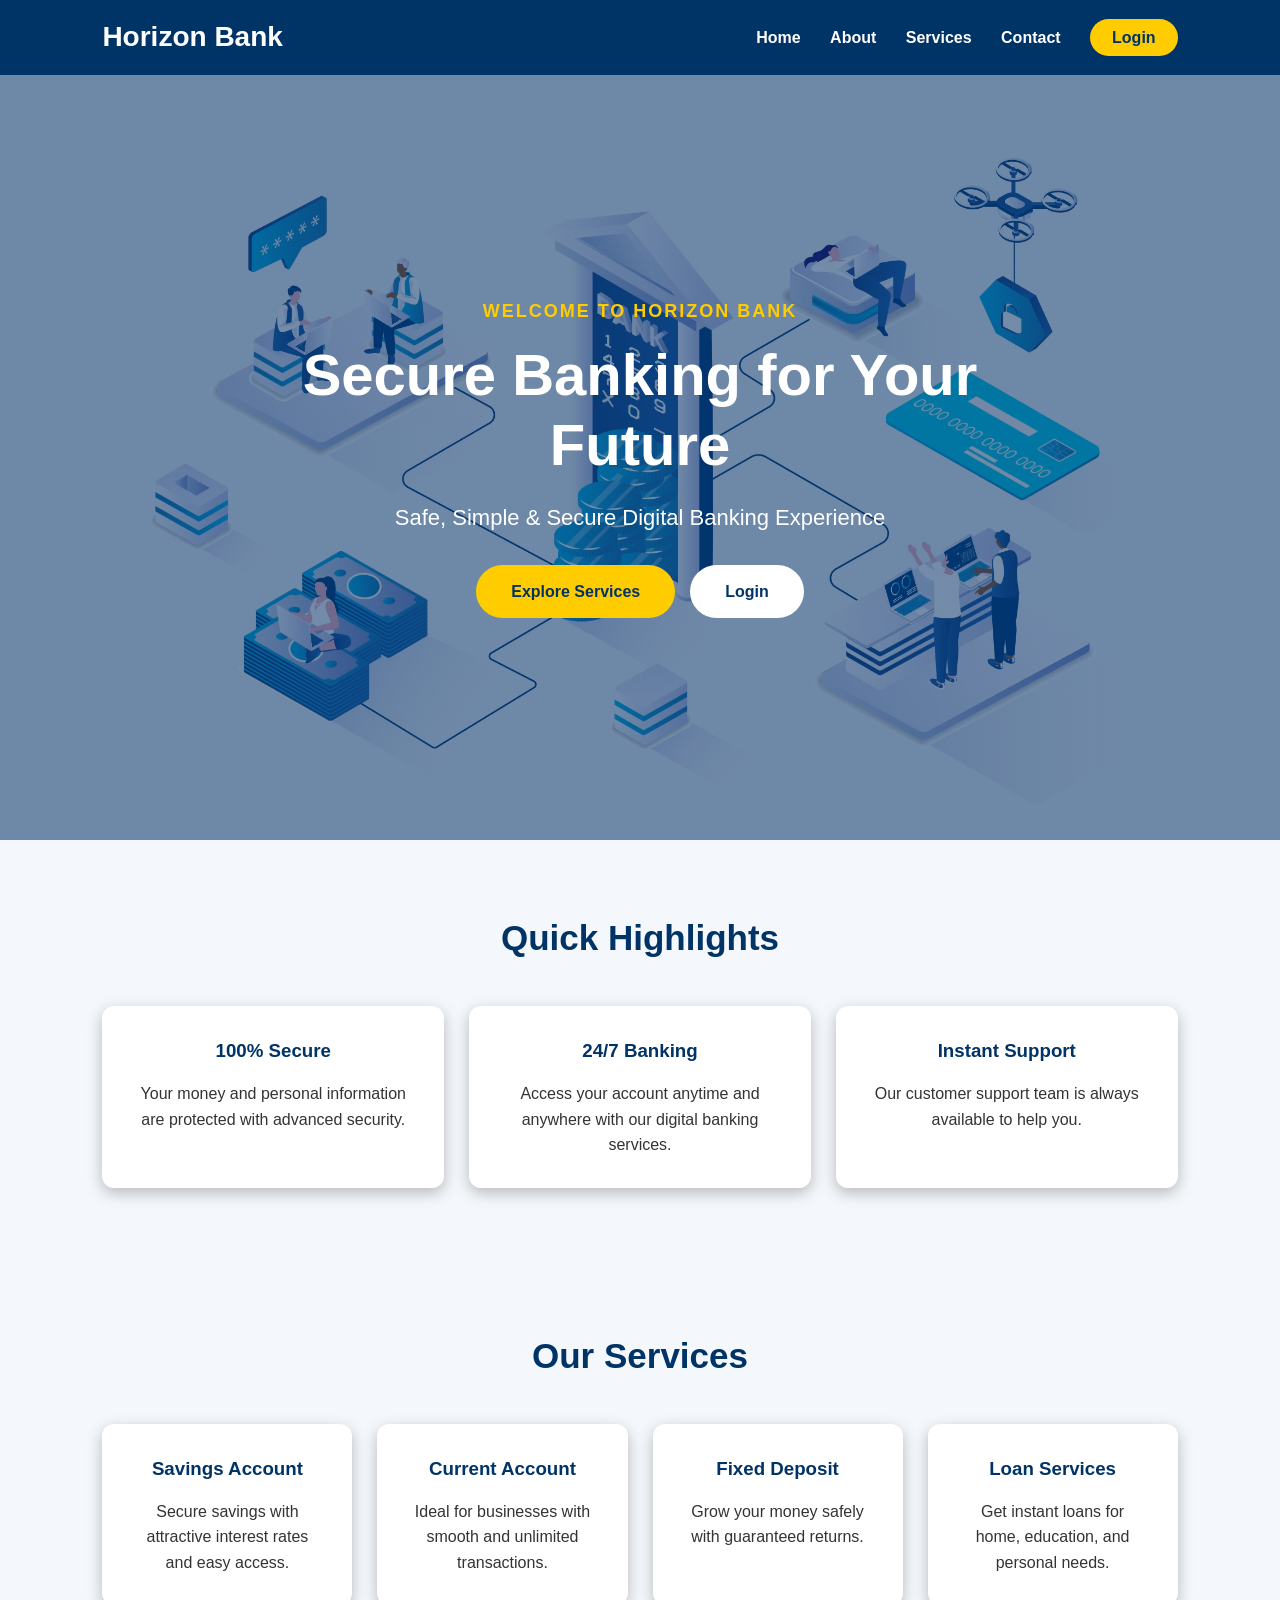
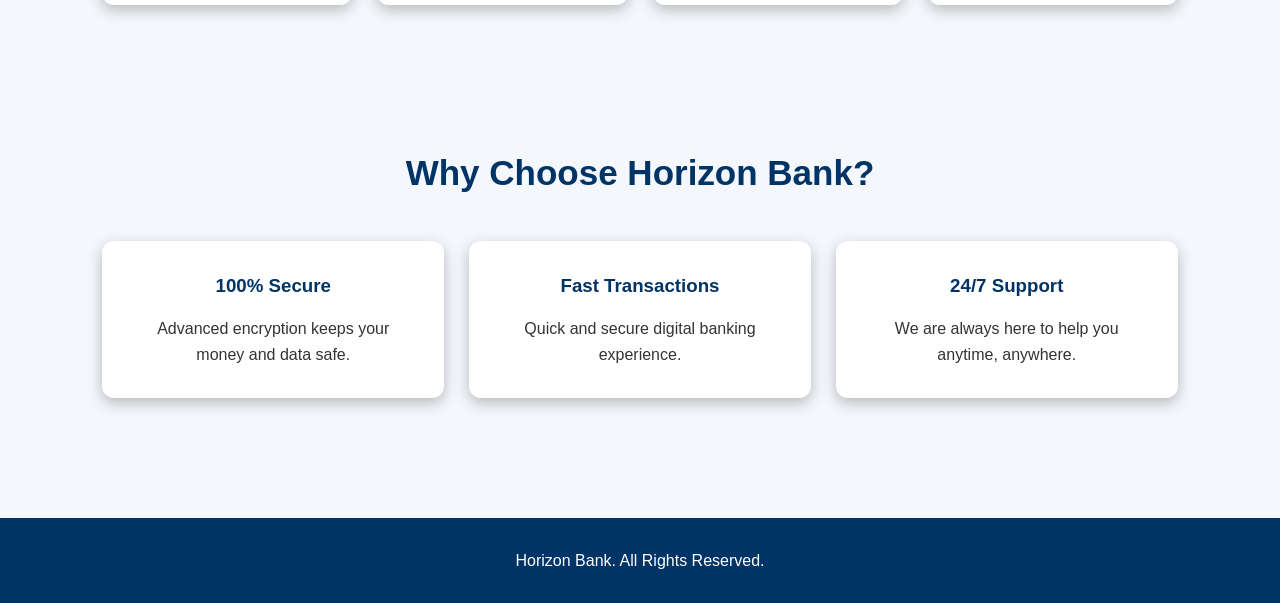
<file: index.html>
<!DOCTYPE html>
<html lang="en">
<head>
    <meta charset="UTF-8">
    <meta name="viewport" content="width=device-width, initial-scale=1.0">
    <title>Horizon Bank - Home</title>
    <link rel="stylesheet" href="style.css">
</head>
<body onload="updateNavigation()">
<header>
    <div class="logo">Horizon Bank</div>
   <nav>
    <a href="index.html">Home</a>
    <a href="about.html">About</a>
    <a href="services.html">Services</a>

    <a href="account.html" id="accountLink">Account</a>

    <a href="transactions.html" id="transactionLink">Transactions</a>

    <a href="contact.html">Contact</a>

    <a href="login.html" id="loginLink" class="login-btn">Login</a>

    <a href="#" id="logoutLink" class="login-btn" onclick="logout()">Logout</a>
</nav>
</header>
<section class="hero">
    <div class="hero-content">
        <h4>WELCOME TO HORIZON BANK</h4>
        <h1 id="welcomeMessage">Secure Banking for Your Future</h1>
        <p>
            Safe, Simple & Secure Digital Banking Experience
        </p>
        <div class="hero-buttons">
            <a href="services.html" class="btn">
                Explore Services
            <a href="login.html" class="btn btn2" id="heroButton">
    Login
</a>
        </div>
    </div>
</section>
<section>
    <h2 class="title">Quick Highlights</h2>
    <div class="cards">
        <div class="card">
            <h3>100% Secure</h3>
            <p>Your money and personal information are protected with advanced security.</p>
        </div>
        <div class="card">
            <h3>24/7 Banking</h3>
            <p>Access your account anytime and anywhere with our digital banking services.</p>
        </div>
        <div class="card">
            <h3>Instant Support</h3>
            <p>Our customer support team is always available to help you.</p>
        </div>
    </div>
</section>
<section>
    <h2 class="title">Our Services</h2>
    <div class="cards">
        <div class="card">
            <h3>Savings Account</h3>
            <p>Secure savings with attractive interest rates and easy access.</p>
        </div>
        <div class="card">
            <h3>Current Account</h3>
            <p>Ideal for businesses with smooth and unlimited transactions.</p>
        </div>
        <div class="card">
            <h3>Fixed Deposit</h3>
            <p>Grow your money safely with guaranteed returns.</p>
        </div>
        <div class="card">
            <h3>Loan Services</h3>
            <p>Get instant loans for home, education, and personal needs.</p>
        </div>
    </div>
</section>
<section>
    <h2 class="title">Why Choose Horizon Bank?</h2>
    <div class="cards">
        <div class="card">
            <h3>100% Secure</h3>
            <p>Advanced encryption keeps your money and data safe.</p>
        </div>
        <div class="card">
            <h3>Fast Transactions</h3>
            <p>Quick and secure digital banking experience.</p>
        </div>
        <div class="card">
            <h3>24/7 Support</h3>
            <p>We are always here to help you anytime, anywhere.</p>
        </div>
    </div>
</section>
<footer>
    <p>Horizon Bank. All Rights Reserved.</p>
</footer>
<script src="script.js"></script>
</body>
</html>
</file>
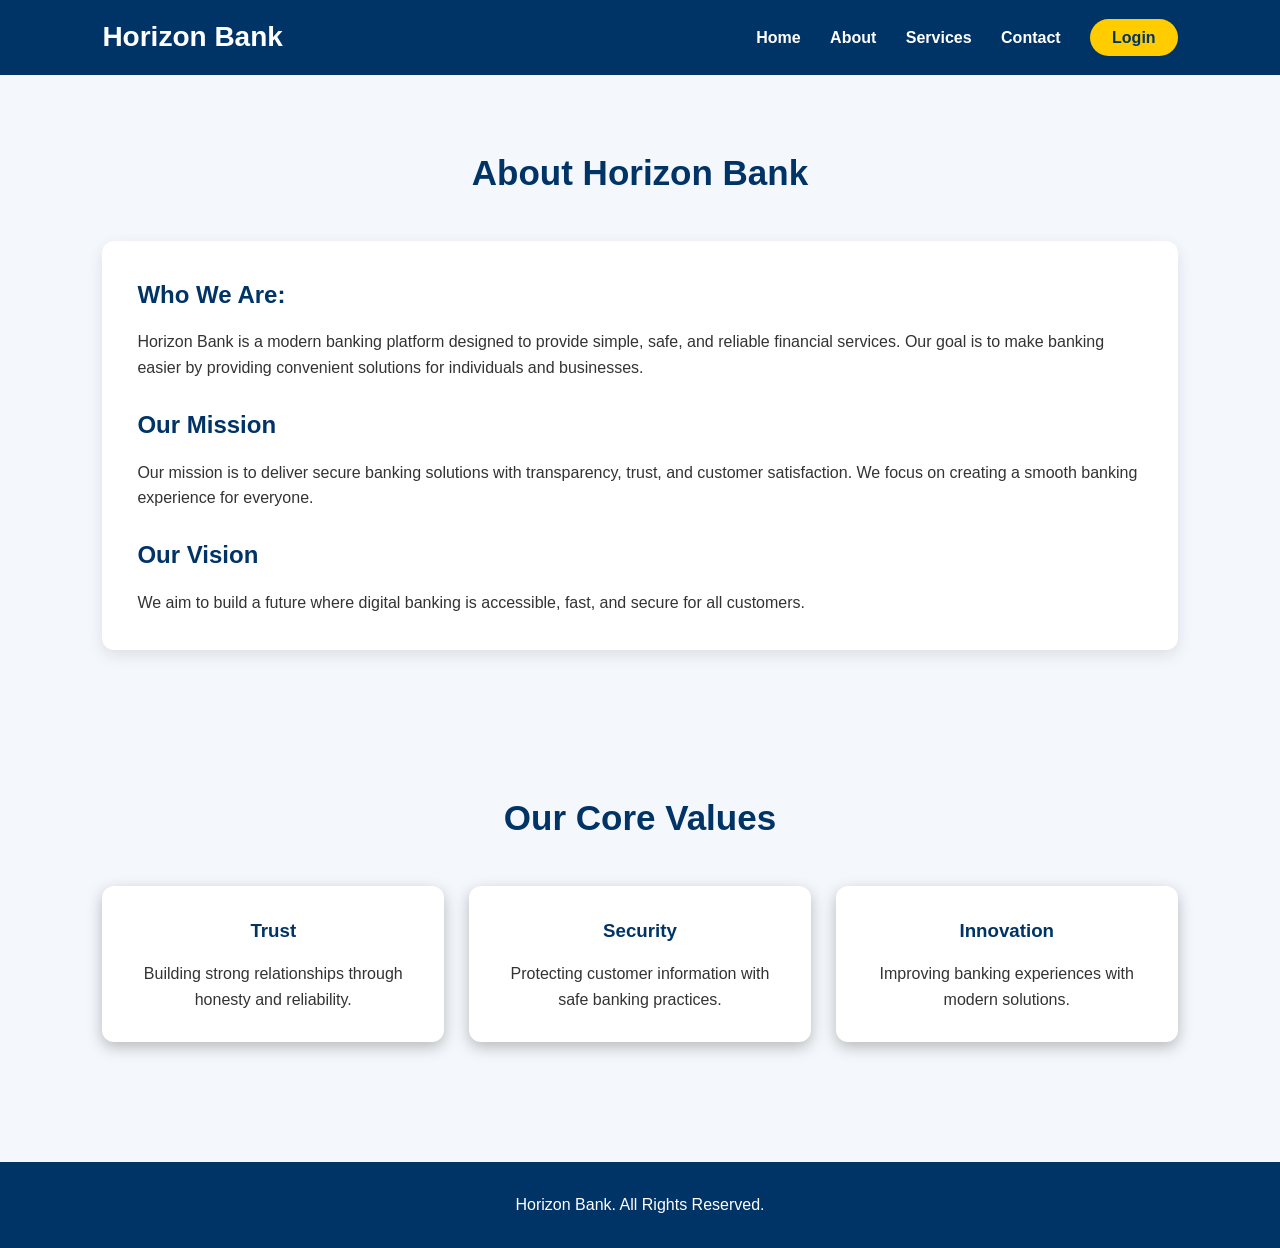
<file: about.html>
<!doctype html>
<html lang="en">
  <head>
    <meta charset="UTF-8" />
    <meta name="viewport" content="width=device-width, initial-scale=1.0" />
    <title>Horizon Bank - About</title>
    <link rel="stylesheet" href="style.css" />
  </head>
  <body onload="updateNavigation()">
    <header>
      <div class="logo">Horizon Bank</div>
      <nav>
        <a href="index.html">Home</a>
        <a href="about.html">About</a>
        <a href="services.html">Services</a>

        <a href="account.html" id="accountLink">Account</a>

        <a href="transactions.html" id="transactionLink">Transactions</a>

        <a href="contact.html">Contact</a>

        <a href="login.html" class="login-btn" id="loginLink">Login</a>

        <a href="#" class="login-btn" id="logoutLink" onclick="logout()"
          >Logout</a
        >
      </nav>
    </header>
    <section>
      <h1 class="title">About Horizon Bank</h1>
      <div class="about-box">
        <h2>Who We Are:</h2>
        <p>
          Horizon Bank is a modern banking platform designed to provide simple,
          safe, and reliable financial services. Our goal is to make banking
          easier by providing convenient solutions for individuals and
          businesses.
        </p>
        <br />
        <h2>Our Mission</h2>
        <p>
          Our mission is to deliver secure banking solutions with transparency,
          trust, and customer satisfaction. We focus on creating a smooth
          banking experience for everyone.
        </p>
        <br />
        <h2>Our Vision</h2>
        <p>
          We aim to build a future where digital banking is accessible, fast,
          and secure for all customers.
        </p>
      </div>
    </section>
    <section>
      <h2 class="title">Our Core Values</h2>
      <div class="cards">
        <div class="card">
          <h3>Trust</h3>
          <p>Building strong relationships through honesty and reliability.</p>
        </div>
        <div class="card">
          <h3>Security</h3>
          <p>Protecting customer information with safe banking practices.</p>
        </div>
        <div class="card">
          <h3>Innovation</h3>
          <p>Improving banking experiences with modern solutions.</p>
        </div>
      </div>
    </section>
    <footer>
      <p>Horizon Bank. All Rights Reserved.</p>
    </footer>
    <script src="script.js"></script>
  </body>
</html>
</file>
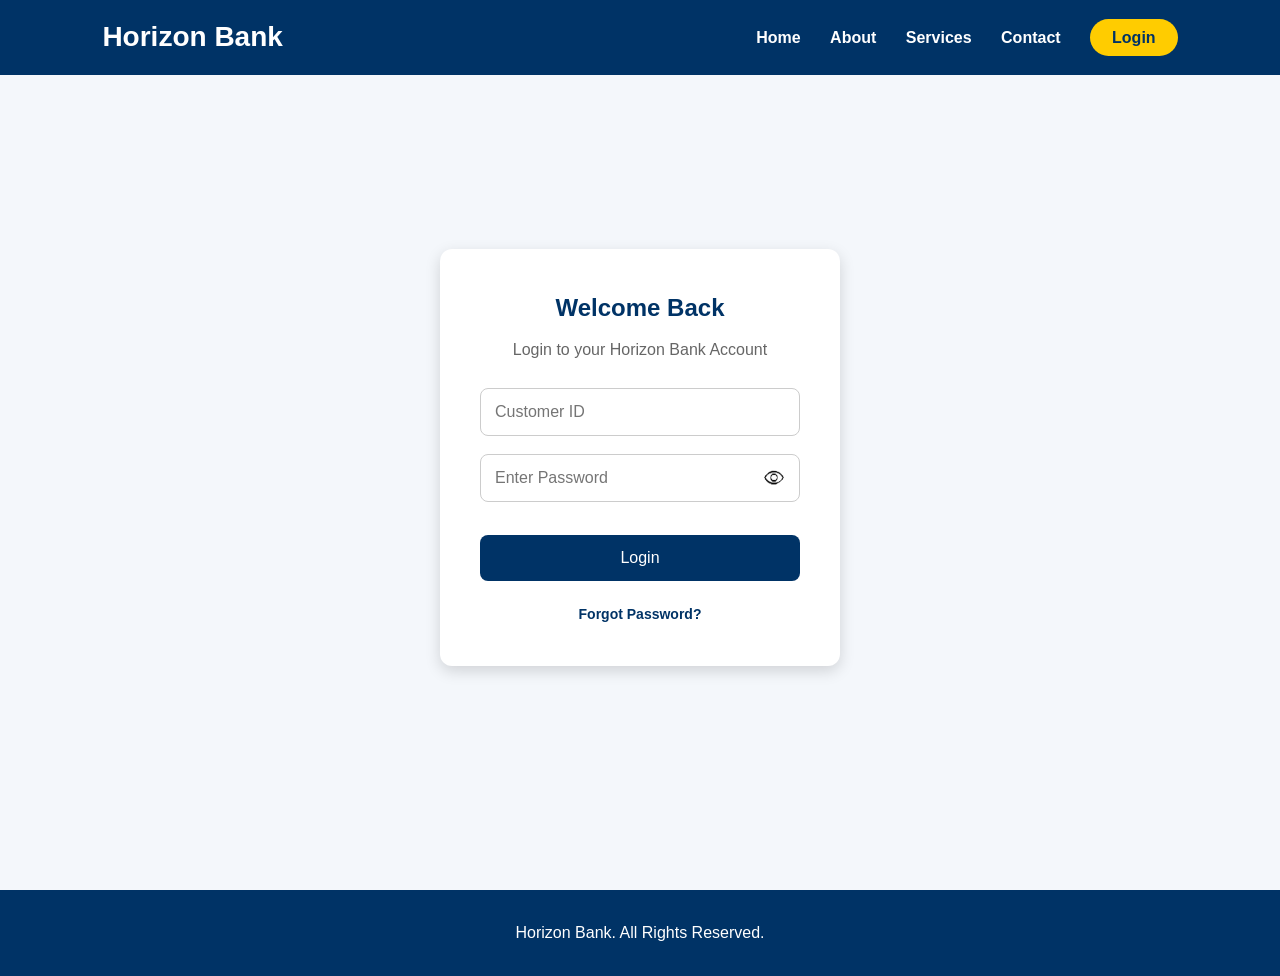
<file: account.html>
<!doctype html>
<html lang="en">
  <head>
    <meta charset="UTF-8" />
    <meta name="viewport" content="width=device-width, initial-scale=1.0" />
    <title>Horizon Bank - Account</title>
    <link rel="stylesheet" href="style.css" />
  </head>
  <body
    onload="
      checkLogin();
      updateNavigation();
    "
  >
    <header>
      <div class="logo">Horizon Bank</div>
      <nav>
        <a href="index.html">Home</a>
        <a href="about.html">About</a>
        <a href="services.html">Services</a>

        <a href="account.html" id="accountLink">Account</a>

        <a href="transactions.html" id="transactionLink">Transactions</a>

        <a href="contact.html">Contact</a>

        <a href="login.html" class="login-btn" id="loginLink">Login</a>

        <a href="#" class="login-btn" id="logoutLink" onclick="logout()"
          >Logout</a
        >
      </nav>
    </header>
    <section>
      <h1 class="title">Account Summary</h1>
      <div class="account-card">
        <p>Account Holder<span>Abhinav Sharma</span></p>
        <p>Account Number<span id="accountNumber">🔒 **********</span></p>
        <p>Account Type<span>Savings</span></p>
        <p>Branch<span>Poonam Branch</span></p>
        <p>IFSC Code<span>HDFC0001799</span></p>
        <p>Current Balance<span id="balance">🔒 **********</span></p>
      </div>
      <div class="view-details">
        <button id="viewButton" onclick="toggleDetails()">
          🔐 View Sensitive Details
        </button>
      </div>
      <div class="pin-box" id="pinBox">
        <h3>Security Verification</h3>
        <p>Please enter your 6-digit Security PIN.</p>
        <input type="password" id="pin" placeholder="Enter PIN" maxlength="6" />
        <button onclick="verifyPin()">Verify PIN</button>
        <p id="pinError"></p>
      </div>
    </section>
    <section>
      <h2 class="title">Quick Actions</h2>
      <div class="cards">
        <div class="card" onclick="transferMoney()">
          <h3>💸 Transfer Money</h3>
          <p>Send money instantly to another account.</p>
        </div>
        <div class="card" onclick="downloadStatement()">
          <h3>📄 Download Statement</h3>
          <p>Download your latest account statement.</p>
        </div>
        <div class="card" onclick="manageCards()">
          <h3>💳 Card Services</h3>
          <p>Manage your debit and credit cards.</p>
        </div>
        <div class="card" onclick="contactSupport()">
          <h3>☎ Customer Support</h3>
          <p>Need help? Contact our support team.</p>
        </div>
      </div>
    </section>
    <section>
      <h2 class="title">Your Debit Card</h2>
      <div class="debit-card">
        <h2>HORIZON BANK</h2>
        <p class="card-type">💳 Debit Card</p>
        <p class="card-number" id="cardNumber">**** **** **** 1295</p>
        <div class="card-bottom">
          <div>
            <small>Card Holder</small>
            <h4>ABHINAV SHARMA</h4>
          </div>
          <div>
            <small>VALID THRU</small>
            <h4 id="expiry">**/**</h4>
          </div>
        </div>
        <br />
        <small>CVV</small>
        <h4 id="cvv">***</h4>
      </div>
    </section>
    <footer>
      <p>Horizon Bank. All Rights Reserved.</p>
    </footer>
    <script src="script.js"></script>
  </body>
</html>
</file>
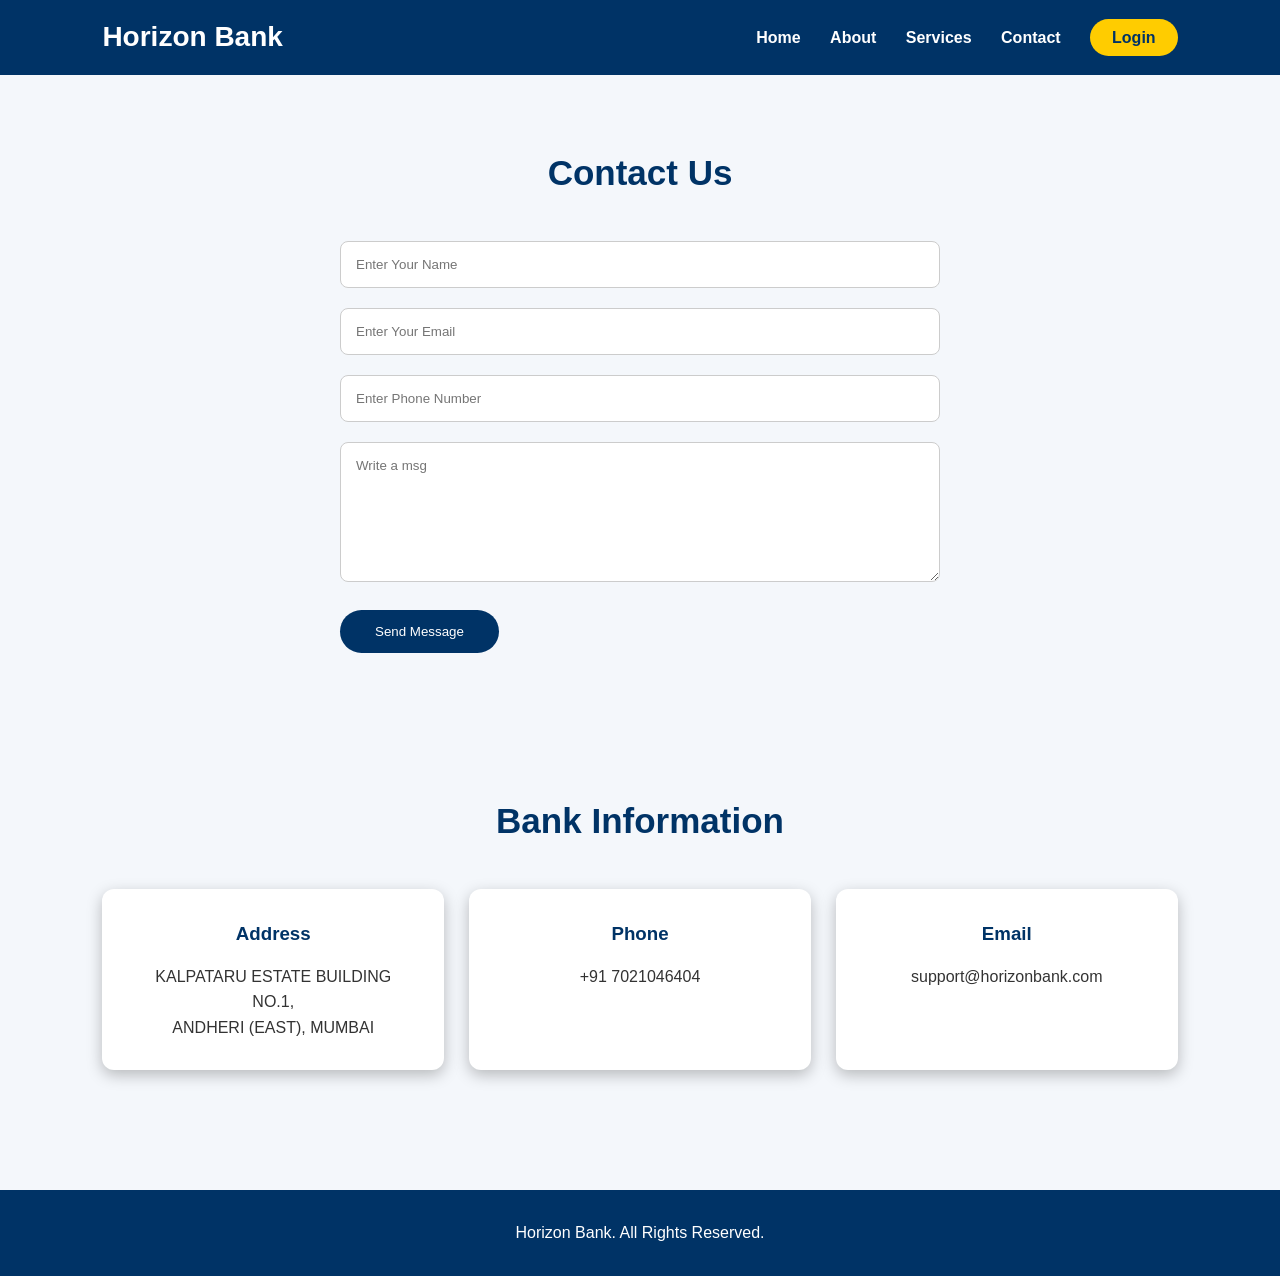
<file: contact.html>
<!doctype html>
<html lang="en">
  <head>
    <meta charset="UTF-8" />
    <meta name="viewport" content="width=device-width, initial-scale=1.0" />
    <title>Horizon Bank - Contact</title>
    <link rel="stylesheet" href="style.css" />
  </head>
  <body onload="updateNavigation()">
    <header>
      <div class="logo">Horizon Bank</div>
      <nav>
        <a href="index.html">Home</a>
        <a href="about.html">About</a>
        <a href="services.html">Services</a>

        <a href="account.html" id="accountLink">Account</a>

        <a href="transactions.html" id="transactionLink">Transactions</a>

        <a href="contact.html">Contact</a>

        <a href="login.html" class="login-btn" id="loginLink">Login</a>

        <a href="#" class="login-btn" id="logoutLink" onclick="logout()"
          >Logout</a
        >
      </nav>
    </header>
    <section>
      <h1 class="title">Contact Us</h1>
      <form>
        <input type="text" placeholder="Enter Your Name" />
        <input type="email" placeholder="Enter Your Email" />
        <input type="text" placeholder="Enter Phone Number" />
        <textarea placeholder="Write a msg"></textarea>
        <button type="submit">Send Message</button>
      </form>
    </section>
    <section>
      <h2 class="title">Bank Information</h2>
      <div class="cards">
        <div class="card">
          <h3>Address</h3>
          <p>
            KALPATARU ESTATE BUILDING NO.1,<br />
            ANDHERI (EAST), MUMBAI
          </p>
        </div>
        <div class="card">
          <h3>Phone</h3>
          <p>+91 7021046404</p>
        </div>
        <div class="card">
          <h3>Email</h3>
          <p>support@horizonbank.com</p>
        </div>
      </div>
    </section>
    <footer>
      <p>Horizon Bank. All Rights Reserved.</p>
    </footer>
    <script src="script.js"></script>
  </body>
</html>
</file>
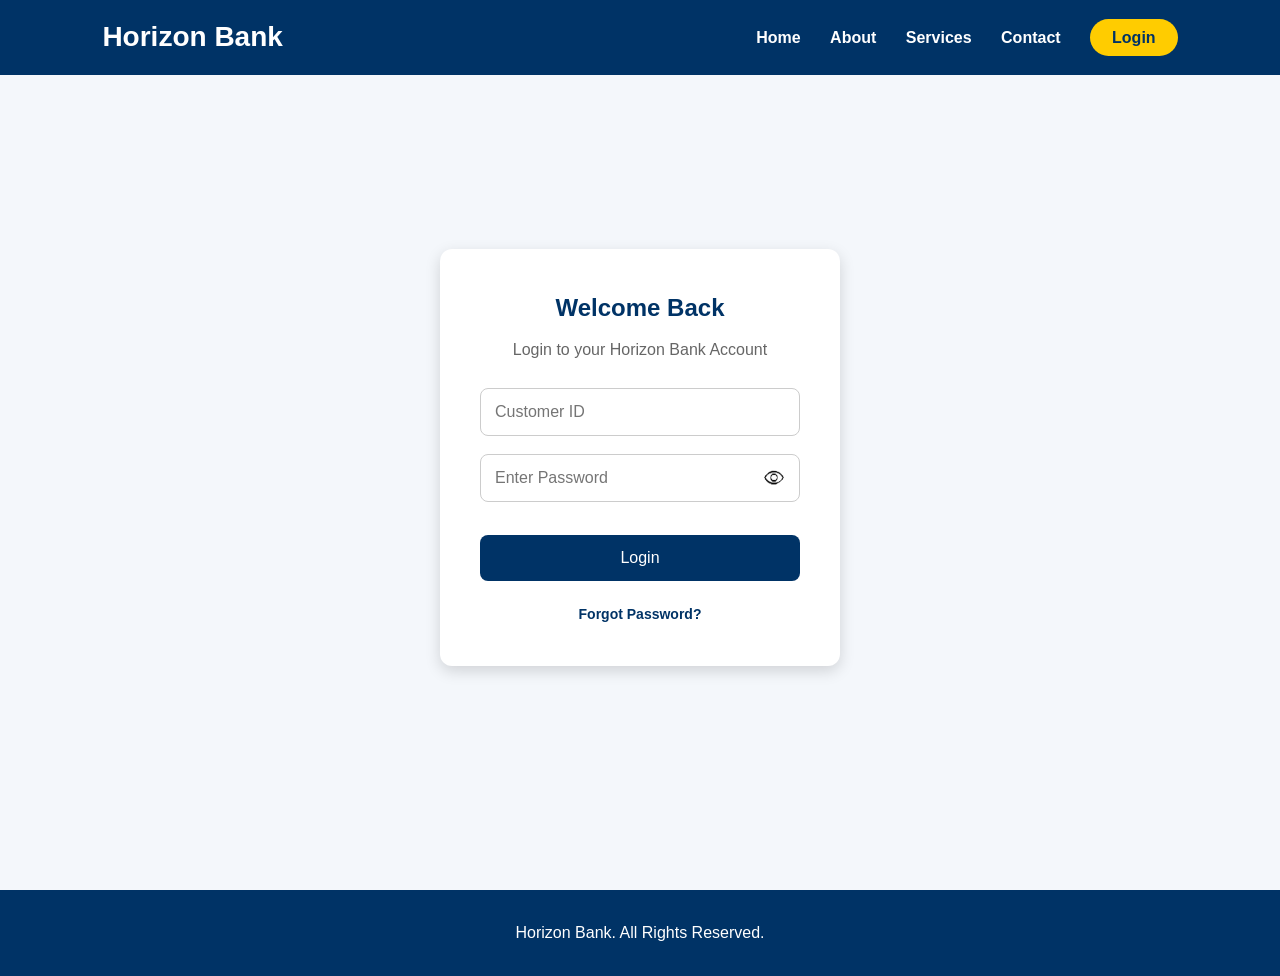
<file: login.html>
<!doctype html>
<html lang="en">
  <head>
    <meta charset="UTF-8" />
    <meta name="viewport" content="width=device-width, initial-scale=1.0" />
    <title>Horizon Bank - Login</title>
    <link rel="stylesheet" href="style.css" />
  </head>
  <body onload="updateNavigation()">
    <header>
      <div class="logo">Horizon Bank</div>
      <nav>
        <a href="index.html">Home</a>
        <a href="about.html">About</a>
        <a href="services.html">Services</a>

        <a href="account.html" id="accountLink">Account</a>

        <a href="transactions.html" id="transactionLink">Transactions</a>

        <a href="contact.html">Contact</a>

        <a href="login.html" class="login-btn" id="loginLink">Login</a>

        <a href="#" class="login-btn" id="logoutLink" onclick="logout()"
          >Logout</a
        >
      </nav>
    </header>
    <section class="login-section">
      <div class="login-box">
        <h2>Welcome Back</h2>
        <p>Login to your Horizon Bank Account</p>
        <input type="text" id="customerid" placeholder="Customer ID" />
        <div class="password-box">
          <input type="password" id="password" placeholder="Enter Password" />
          <img
            src="securebank/images/Untitled_design-removebg-preview.png"
            id="eyeIcon"
            onclick="togglePassword()"
          />
        </div>
        <p id="error" style="color: red; margin-bottom: 15px"></p>
        <button onclick="login()">Login</button>
        <div class="login-links">
          <a href="#">Forgot Password?</a>
        </div>
      </div>
    </section>
    <footer>
      <p>Horizon Bank. All Rights Reserved.</p>
    </footer>
    <script src="script.js"></script>
  </body>
</html>
</file>
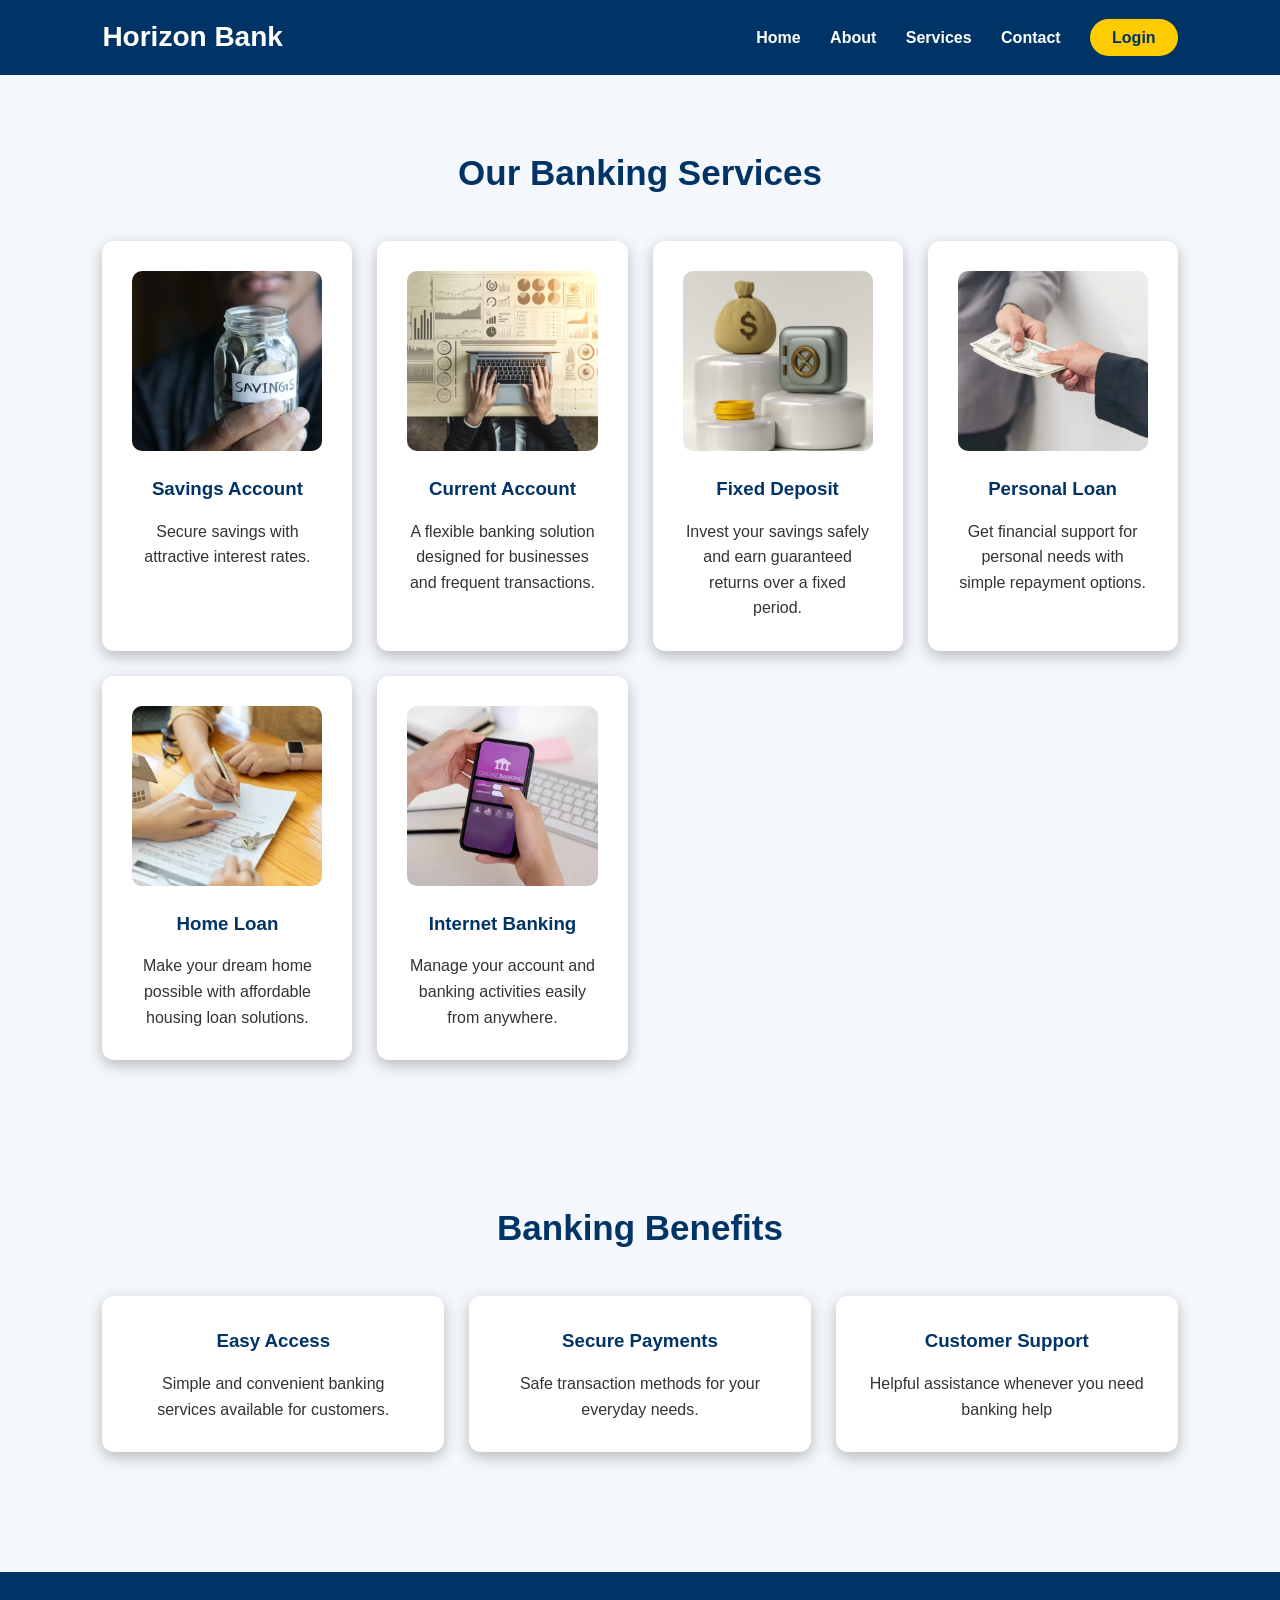
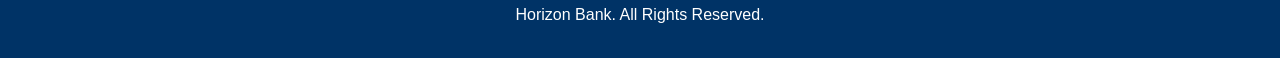
<file: services.html>
<!doctype html>
<html lang="en">
  <head>
    <meta charset="UTF-8" />
    <meta name="viewport" content="width=device-width, initial-scale=1.0" />
    <title>Horizon Bank - Services</title>
    <link rel="stylesheet" href="style.css" />
  </head>
  <body onload="updateNavigation()">
    <header>
      <div class="logo">Horizon Bank</div>
      <nav>
        <a href="index.html">Home</a>
        <a href="about.html">About</a>
        <a href="services.html">Services</a>

        <a href="account.html" id="accountLink">Account</a>

        <a href="transactions.html" id="transactionLink">Transactions</a>

        <a href="contact.html">Contact</a>

        <a href="login.html" class="login-btn" id="loginLink">Login</a>

        <a href="#" class="login-btn" id="logoutLink" onclick="logout()"
          >Logout</a
        >
      </nav>
    </header>
    <section>
      <h1 class="title">Our Banking Services</h1>
      <div class="cards">
        <div class="card">
          <img src="securebank/images/saving.jpg" class="service-img" />
          <h3>Savings Account</h3>
          <p>Secure savings with attractive interest rates.</p>
        </div>
        <div class="card">
          <img src="securebank/images/current.jpg" class="service-img" />
          <h3>Current Account</h3>
          <p>
            A flexible banking solution designed for businesses and frequent
            transactions.
          </p>
        </div>
        <div class="card">
          <img src="securebank/images/Fixed Deposit.jpg" class="service-img" />
          <h3>Fixed Deposit</h3>
          <p>
            Invest your savings safely and earn guaranteed returns over a fixed
            period.
          </p>
        </div>
        <div class="card">
          <img src="securebank/images/personal loan.jpg" class="service-img" />
          <h3>Personal Loan</h3>
          <p>
            Get financial support for personal needs with simple repayment
            options.
          </p>
        </div>
        <div class="card">
          <img src="securebank/images/loan.jpg" class="service-img" />
          <h3>Home Loan</h3>
          <p>
            Make your dream home possible with affordable housing loan
            solutions.
          </p>
        </div>
        <div class="card">
          <img src="securebank/images/banking.jpg" class="service-img" />
          <h3>Internet Banking</h3>
          <p>
            Manage your account and banking activities easily from anywhere.
          </p>
        </div>
      </div>
    </section>
    <section>
      <h2 class="title">Banking Benefits</h2>
      <div class="cards">
        <div class="card">
          <h3>Easy Access</h3>
          <p>Simple and convenient banking services available for customers.</p>
        </div>
        <div class="card">
          <h3>Secure Payments</h3>
          <p>Safe transaction methods for your everyday needs.</p>
        </div>
        <div class="card">
          <h3>Customer Support</h3>
          <p>Helpful assistance whenever you need banking help</p>
        </div>
      </div>
    </section>
    <footer>
      <p>Horizon Bank. All Rights Reserved.</p>
    </footer>
    <script src="script.js"></script>
  </body>
</html>
</file>
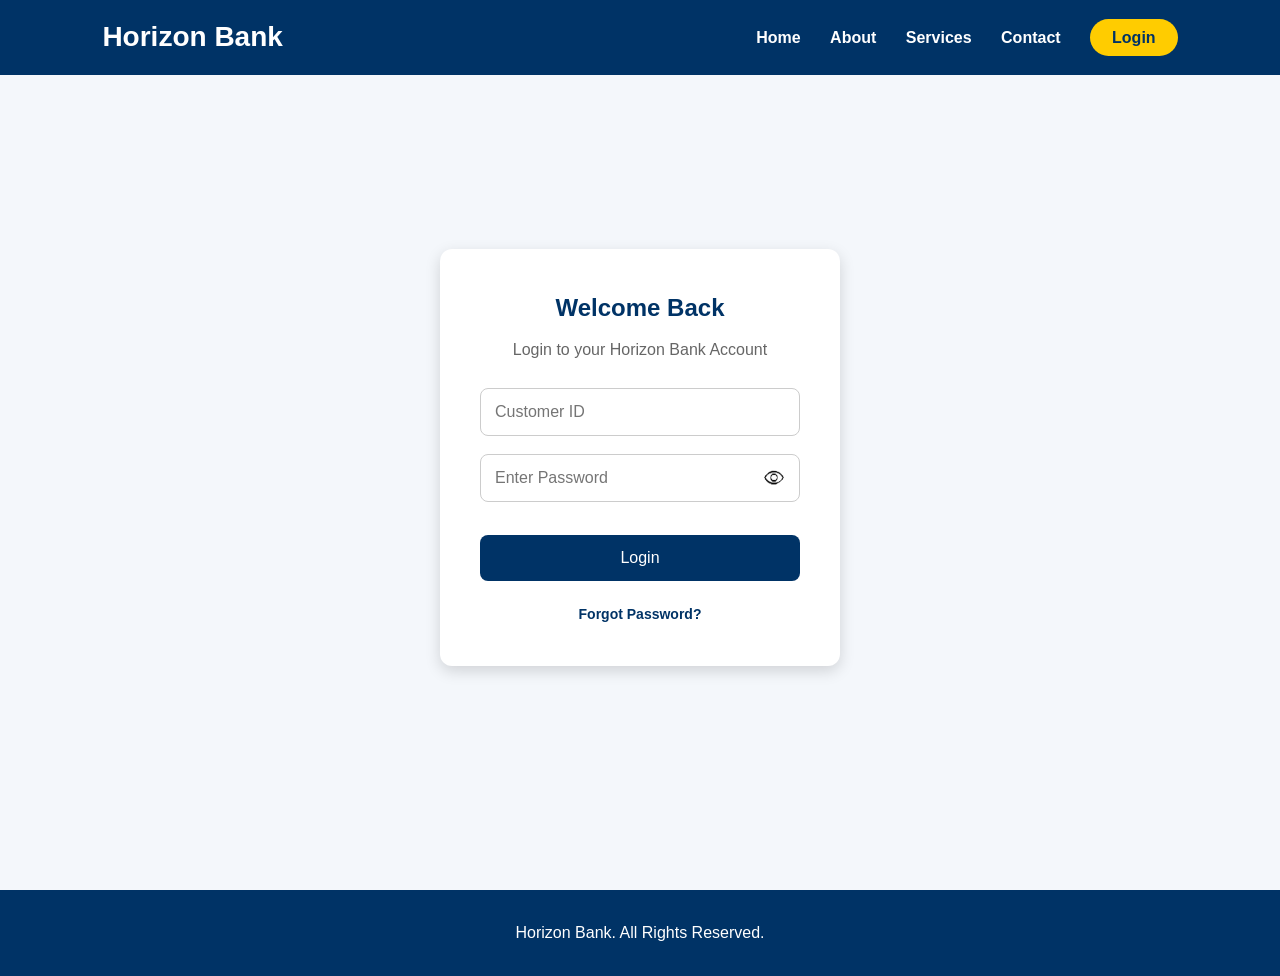
<file: transactions.html>
<!doctype html>
<html lang="en">
  <head>
    <meta charset="UTF-8" />
    <meta name="viewport" content="width=device-width, initial-scale=1.0" />
    <title>Horizon Bank - Transactions</title>
    <link rel="stylesheet" href="style.css" />
  </head>
  <body
    onload="
      checkLogin();
      updateNavigation();
    "
  >
    <header>
      <div class="logo">Horizon Bank</div>
      <nav>
        <a href="index.html">Home</a>
        <a href="about.html">About</a>
        <a href="services.html">Services</a>

        <a href="account.html" id="accountLink">Account</a>

        <a href="transactions.html" id="transactionLink">Transactions</a>

        <a href="contact.html">Contact</a>

        <a href="login.html" class="login-btn" id="loginLink">Login</a>

        <a href="#" class="login-btn" id="logoutLink" onclick="logout()"
          >Logout</a
        >
      </nav>
    </header>
    <section>
      <h1 class="title">Transaction History</h1>
      <table>
        <tr>
          <th>Date</th>
          <th>Description</th>
          <th>Transaction Type</th>
          <th>Amount</th>
          <th>Status</th>
        </tr>
        <tr>
          <td>28 November 2026</td>
          <td>Salary Credit</td>
          <td>Credit</td>
          <td><span class="credit">+3500</span></td>
          <td>Completed</td>
        </tr>
        <tr>
          <td>26 November 2026</td>
          <td>Electricity Bill Payment</td>
          <td>Debit</td>
          <td><span class="debit">-150</span></td>
          <td>Completed</td>
        </tr>
        <tr>
          <td>18 November 2026</td>
          <td>Online Shopping</td>
          <td>Debit</td>
          <td><span class="debit">-250</span></td>
          <td>Completed</td>
        </tr>
        <tr>
          <td>10 October 2026</td>
          <td>Money Transfer</td>
          <td>Debit</td>
          <td><span class="debit">-500</span></td>
          <td>Completed</td>
        </tr>
        <tr>
          <td>05 October 2026</td>
          <td>Interest Received</td>
          <td>Credit</td>
          <td><span class="credit">+50</span></td>
          <td>Completed</td>
        </tr>
        <tr>
          <td>01 October 2026</td>
          <td>Grocery Shopping</td>
          <td>Debit</td>
          <td><span class="debit">-200</span></td>
          <td>Completed</td>
        </tr>
      </table>
    </section>
    <section>
      <h2 class="title">Transaction Summary</h2>
      <div class="cards">
        <div class="card">
          <h3>Total Credits</h3>
          <p><span class="credit">+3550</span></p>
        </div>
        <div class="card">
          <h3>Total Debits</h3>
          <p><span class="debit">-900</span></p>
        </div>
        <div class="card">
          <h3>Current Balance</h3>
          <p><strong>12,500</strong></p>
        </div>
      </div>
    </section>
    <footer>
      <p>Horizon Bank. All Rights Reserved.</p>
    </footer>
    <script src="script.js"></script>
  </body>
</html>
</file>
<file: style.css>
* {
  margin: 0;
  padding: 0;
  box-sizing: border-box;
  font-family: Arial, Helvetica, sans-serif;
}
body {
  background: #f4f7fb;
  color: #333;
  line-height: 1.6;
}
a {
  text-decoration: none;
}
header {
  background: #003366;
  color: white;
  height: 75px;
  padding: 0 8%;
  display: flex;
  justify-content: space-between;
  align-items: center;
  position: sticky;
  top: 0;
  z-index: 10;
}
.logo {
  font-size: 28px;
  font-weight: bold;
}
nav a {
  color: white;
  margin-left: 25px;
  font-weight: bold;
}
nav a:hover {
  color: #ffcc00;
}
.hero {
  height: 85vh;
  background:
    linear-gradient(rgba(0, 45, 98, 0.55), rgba(0, 45, 98, 0.55)),
    url("securebank/images/hero.jpg");
  background-size: cover;
  background-position: center;
  display: flex;
  justify-content: center;
  align-items: center;
  text-align: center;
  color: white;
  padding: 20px;
}
.hero-content {
  max-width: 700px;
}
.hero-content h4 {
  color: #ffcc00;
  letter-spacing: 2px;
  margin-bottom: 15px;
  font-size: 18px;
}
.hero-content h1 {
  font-size: 58px;
  margin-bottom: 20px;
  line-height: 1.2;
}
.hero-content p {
  font-size: 22px;
  margin-bottom: 30px;
}
.btn {
  background: #ffcc00;
  color: #003366;
  padding: 14px 35px;
  border-radius: 30px;
  font-weight: bold;
  display: inline-block;
  transition: 0.3s;
}
.hero-buttons {
  margin-top: 30px;
}
.btn2 {
  background: white;
  color: #003366;
  margin-left: 15px;
}
.btn2:hover {
  background: #ffcc00;
}
.btn:hover {
  background: white;
  transform: scale(1.1);
}
section {
  padding: 70px 8%;
}
.title {
  text-align: center;
  color: #003366;
  font-size: 35px;
  margin-bottom: 40px;
}
.cards {
  display: grid;
  grid-template-columns: repeat(auto-fit, minmax(230px, 1fr));
  gap: 25px;
}
.card {
  background: white;
  padding: 30px;
  border-radius: 12px;
  text-align: center;
  box-shadow: 0 5px 15px #00000040;
}
.card:hover {
  transform: translateY(-8px);
}
.card h3 {
  color: #003366;
  margin-bottom: 15px;
}
.about-box {
  background: white;
  padding: 35px;
  border-radius: 12px;
  box-shadow: 0 5px 15px rgba(0, 0, 0, 0.1);
}
.about-box h2 {
  color: #003366;
  margin-bottom: 15px;
}
.account-card {
  width: 380px;
  max-width: 100%;
  margin: auto;
  background: white;
  padding: 30px;
  border-radius: 12px;
  box-shadow: 0 5px 15px rgba(0, 0, 0, 0.1);
}
.account-card p {
  padding: 12px 0;
  border-bottom: 1px solid #ddd;
}
.account-card span {
  float: right;
  font-weight: bold;
  color: #003366;
}
table {
  width: 100%;
  border-collapse: collapse;
  background: white;
  box-shadow: 0 5px 15px rgba(0, 0, 0, 0.1);
}
th {
  background: #003366;
  color: white;
  padding: 15px;
}
td {
  padding: 15px;
  text-align: center;
  border-bottom: 1px solid #ddd;
}
form {
  max-width: 600px;
  margin: auto;
}
input {
  width: 100%;
  padding: 15px;
  margin-bottom: 20px;
  border: 1px solid #ccc;
  border-radius: 8px;
}
.message {
  height: 130px;
  resize: none;
}
button {
  background: #003366;
  color: white;
  padding: 14px 35px;
  border: none;
  border-radius: 25px;
  cursor: pointer;
}
button:hover {
  background: #00509e;
}
footer {
  background: #003366;
  color: white;
  text-align: center;
  padding: 30px;
  margin-top: 50px;
}
.service-img {
  width: 100%;
  height: 180px;
  object-fit: cover;
  border-radius: 10px;
  margin-bottom: 15px;
}
.card img:hover {
  transform: scale(1.05);
}
.credit {
  color: rgb(77, 146, 8);
}
.debit {
  color: crimson;
}
textarea {
  width: 100%;
  padding: 15px;
  margin-bottom: 20px;
  height: 140px;
  border: 1px solid #ccc;
  border-radius: 8px;
}
.login-btn {
  background: #ffcc00;
  color: #003366;
  padding: 10px 22px;
  border-radius: 25px;
  margin-left: 25px;
  font-weight: bold;
  transition: 0.3s;
}
.login-btn:hover {
  background: white;
  color: #003366;
}
.login-section {
  min-height: 85vh;
  display: flex;
  justify-content: center;
  align-items: center;
  background: #f4f7fb;
}
.login-box {
  width: 400px;
  max-width: 90%;
  background: white;
  padding: 40px;
  border-radius: 12px;
  box-shadow: 0 5px 15px rgba(0, 0, 0, 0.15);
  text-align: center;
}
.login-box h2 {
  color: #003366;
  margin-bottom: 10px;
}
.login-box p {
  color: #666;
  margin-bottom: 25px;
}
.login-box input {
  width: 100%;
  padding: 14px;
  margin-bottom: 18px;
  border: 1px solid #ccc;
  border-radius: 8px;
  font-size: 16px;
}
.login-box button {
  width: 100%;
  padding: 14px;
  background: #003366;
  color: white;
  border: none;
  border-radius: 8px;
  font-size: 16px;
  cursor: pointer;
  transition: 0.3s;
}
.login-box button:hover {
  background: #00509e;
}
.login-links {
  margin-top: 20px;
}
.login-links a {
  color: #003366;
  font-size: 14px;
  font-weight: bold;
}
.login-links a:hover {
  color: #ffcc00;
}
tr:hover {
  background: #f4f8fe;
}
@media (max-width: 992px) {
  header {
    padding: 15px 5%;
    height: auto;
    flex-direction: column;
  }
  nav {
    margin-top: 15px;
    display: flex;
    flex-wrap: wrap;
    justify-content: center;
    gap: 15px;
  }
  nav a {
    margin: 0;
  }
  .hero {
    height: 70vh;
  }
  .hero-content h1 {
    font-size: 42px;
  }
  .hero-content p {
    font-size: 18px;
  }
  .hero-buttons {
    display: flex;
    justify-content: center;
    flex-wrap: wrap;
    gap: 15px;
  }
  .btn2 {
    margin-left: 0;
  }
  section {
    padding: 60px 5%;
  }
}
@media (max-width: 768px) {
  .hero {
    height: 65vh;
    padding: 20px;
  }
  .hero-content h1 {
    font-size: 34px;
  }
  .hero-content h4 {
    font-size: 16px;
  }
  .hero-content p {
    font-size: 16px;
  }
  .cards {
    grid-template-columns: 1fr;
  }
  .account-card {
    width: 100%;
  }
  table {
    display: block;
    overflow-x: auto;
    white-space: nowrap;
  }
  form {
    width: 100%;
  }
}
@media (max-width: 480px) {
  .logo {
    font-size: 24px;
  }
  .hero-content h1 {
    font-size: 28px;
  }
  .hero-content p {
    font-size: 15px;
  }
  .btn {
    width: 100%;
    margin-bottom: 15px;
    text-align: center;
  }
  .hero-buttons {
    flex-direction: column;
  }
  footer {
    padding: 20px;
  }
}
#accountLink,
#transactionLink,
#logoutLink {
  display: none;
}
.password-box {
  position: relative;
  width: 100%;
}
.password-box input {
  width: 100%;
  padding-right: 50px;
}
#eyeIcon {
  position: absolute;
  right: 15px;
  top: 13px;
  width: 22px;
  height: 22px;
  cursor: pointer;
}
.view-details {
  text-align: center;
  margin-top: 25px;
}
.pin-box {
  width: 350px;
  max-width: 100%;
  margin: 25px auto;
  background: white;
  padding: 25px;
  border-radius: 12px;
  box-shadow: 0 5px 15px rgba(0, 0, 0, 0.1);
  display: none;
}
.pin-box h3 {
  color: #003366;
  margin-bottom: 10px;
}
.pin-box p {
  margin-bottom: 15px;
}
.pin-box input {
  margin-bottom: 15px;
}
#pinError {
  color: red;
  font-weight: bold;
  margin-top: 10px;
}
.cards .card {
  cursor: pointer;
}
.debit-card {
  max-width: 420px;
  margin: 40px auto;
  background: linear-gradient(135deg, #003366, #00509e);
  color: white;
  border-radius: 20px;
  padding: 30px;
  box-shadow: 0 10px 25px rgba(0, 0, 0, 0.25);
}
.debit-card h2 {
  letter-spacing: 2px;
  margin-bottom: 20px;
}
.card-type {
  font-size: 18px;
  margin-bottom: 40px;
}
.card-number {
  font-size: 26px;
  letter-spacing: 3px;
  margin-bottom: 40px;
}
.card-bottom {
  display: flex;
  justify-content: space-between;
}
.card-bottom small {
  color: #ddd;
}
.card-bottom h4 {
  margin-top: 5px;
}
</file>
